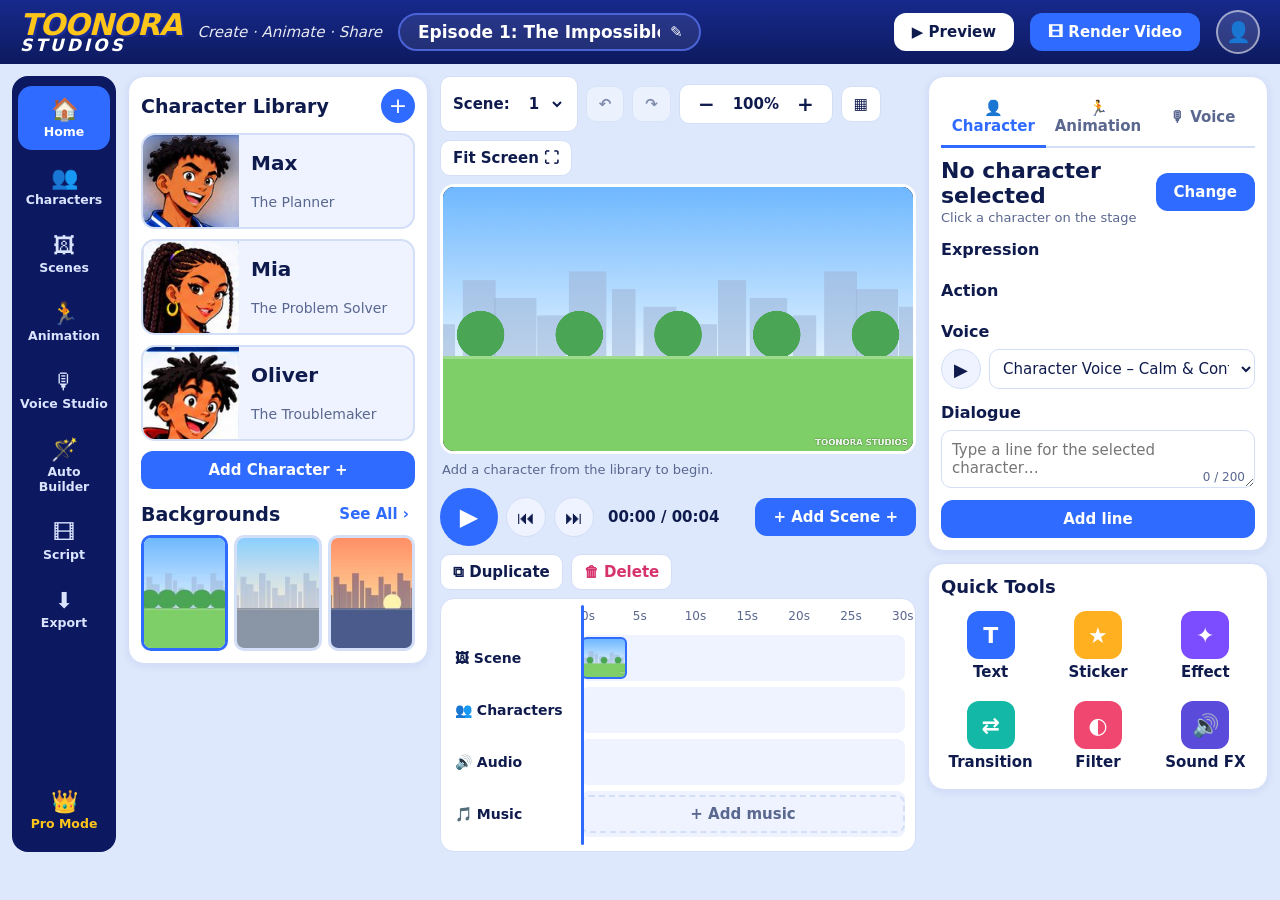
<file: index.html>
<!DOCTYPE html><html lang="en"><head><meta charset="utf-8"><title>Toonora Studios — Animation Studio</title>
<meta name="viewport" content="width=device-width, initial-scale=1, viewport-fit=cover">
<link rel="stylesheet" href="style.css"></head><body>
<div class="app">
<header class="top"><div class="logo">TOONORA<i>STUDIOS</i></div><span class="tag">Create · Animate · Share</span>
<label class="ep"><input id="title" maxlength="80" placeholder="Episode title" aria-label="Episode title"><span>✎</span></label><div class="sp"></div>
<button id="play" class="wb">▶ Preview</button><button id="bexp" class="bb">🎞 Render Video</button><button id="bprof" class="av" aria-label="Project menu">👤</button></header>
<nav class="rail" aria-label="Studio sections">
<button data-nav="home" class="on"><b>🏠</b>Home</button><button data-nav="chars"><b>👥</b>Characters</button><button data-nav="scenes"><b>🖼</b>Scenes</button>
<button data-nav="anim"><b>🏃</b>Animation</button><button data-nav="voice"><b>🎙</b>Voice Studio</button><button id="bauto"><b>🪄</b>Auto Builder</button><button id="bscript"><b>🎞</b>Script</button>
<button data-nav="export"><b>⬇</b>Export</button><button data-nav="pro" class="pro"><b>👑</b>Pro Mode</button></nav>
<aside class="card lib"><div class="hd"><h3>Character Library</h3><button class="pc sm" id="addc2" aria-label="Add character">+</button></div><div id="lib"></div>
<button class="bb wide" id="addc">Add Character +</button>
<div class="hd" style="margin-top:14px"><h3>Backgrounds</h3><button class="lnk" id="seeall">See All ›</button></div><div id="bgs"></div></aside>
<section class="mid">
<div class="tbar"><label class="chip">Scene: <select id="scsel"></select></label><button id="undo" class="chip" aria-label="Undo">↶</button><button id="redo" class="chip" aria-label="Redo">↷</button>
<div class="chip zm"><button id="zout" aria-label="Zoom out">−</button><span id="zv">100%</span><button id="zin" aria-label="Zoom in">+</button></div><button id="grid" class="chip" aria-label="Grid">▦</button><div class="sp"></div><button id="fit" class="chip">Fit Screen ⛶</button></div>
<div class="stagew"><canvas id="cv" width="1280" height="720"></canvas></div>
<span id="st">Add a character from the library to begin.</span>
<div class="trans"><button id="tplay" class="pc big" aria-label="Play">▶</button><button id="tprev" class="pc sm2" aria-label="Previous scene">⏮</button><button id="tnext" class="pc sm2" aria-label="Next scene">⏭</button><span id="tt">00:00 / 00:30</span><div class="sp"></div>
<button id="ns" class="bb">+ Add Scene +</button><button id="dup" class="chip">⧉ Duplicate</button><button id="del" class="chip rd">🗑 Delete</button></div>
<div class="tl" id="tlw"><div class="tlr"><span></span><div class="ruler" id="ruler"></div></div>
<div class="tlr"><span>🖼 Scene</span><div class="trk" id="trkS"></div></div><div class="tlr"><span>👥 Characters</span><div class="trk" id="trkC"></div></div>
<div class="tlr"><span>🔊 Audio</span><div class="trk" id="trkA"><canvas id="wav"></canvas></div></div><div class="tlr"><span>🎵 Music</span><div class="trk" id="trkM"></div></div><div id="head"></div></div>
</section>
<aside class="right"><div class="card pnl"><div class="tabs"><button data-tab="c" class="on">👤 Character</button><button data-tab="a">🏃 Animation</button><button data-tab="v">🎙 Voice</button></div>
<div id="tab-c"><div class="who"><img id="wa" alt=""><div><b id="wn"></b><small id="wr"></small></div><button class="bb" id="wch">Change</button></div>
<h4>Expression</h4><div id="ex" class="exg"></div><h4>Action</h4><div id="po" class="acg"></div>
<h4>Voice</h4><div class="vrow"><button id="vplay" class="pc sm2" aria-label="Play voice sample">▶</button><select id="vsel" aria-label="Voice"></select></div>
<h4>Dialogue</h4><div class="dlg"><textarea id="tx" rows="2" maxlength="200" placeholder="Type a line for the selected character…"></textarea><span id="cnt">0 / 200</span></div>
<button class="bb wide" id="add">Add line</button></div>
<div id="tab-a" hidden><h4>Selected item</h4><div class="row"><button id="flip" class="chip">Flip</button><button id="sm" class="chip">Smaller</button><button id="lg" class="chip">Larger</button></div>
<div class="row" style="margin-top:8px"><button id="brep" class="chip">Replace pose image</button><button id="rm" class="chip rd">Remove</button></div><small class="hint">Drag characters, text and stickers on the stage. Press Delete to remove the selected one.</small></div>
<div id="tab-v" hidden><h4>Lines in this scene</h4><div id="lines"></div><small class="hint">Record with the microphone or upload a voice file for each line. Lines without a voice show as captions in the video.</small></div></div>
<div class="card"><h3>Quick Tools</h3><div class="qg">
<button data-tool="text"><b style="background:#2f6bff">T</b>Text</button><button data-tool="sticker"><b style="background:#ffb020">★</b>Sticker</button><button data-tool="effect"><b style="background:#7c4dff">✦</b>Effect</button>
<button data-tool="transition"><b style="background:#14b8a6">⇄</b>Transition</button><button data-tool="filter"><b style="background:#ef476f">◐</b>Filter</button><button data-tool="sfx"><b style="background:#5b4bdb">🔊</b>Sound FX</button></div></div></aside>
</div>
<input type="file" id="fmus" accept="audio/*" hidden><input type="file" id="fproj" accept=".json,application/json" hidden><input type="file" id="fline" accept="audio/*" hidden><input type="file" id="frep" accept="image/*" hidden><input type="file" id="fbg" accept="image/*" hidden>
<div class="mod" id="sp" hidden><div class="mc"><div class="hd"><h3>Episode Builder — script</h3><button class="chip" data-close>✕</button></div><small>One line per speaker: Name (expression, pose): text. Start a scene with # Scene | Park, Street or Sunset.</small>
<textarea id="stx" rows="10" spellcheck="false"></textarea><div class="row" style="margin-top:8px"><button class="bb" id="sbuild">Build episode from script</button><button class="chip" id="ssample">Insert sample</button></div><small id="serr"></small></div></div>
<div class="mod" id="m-export" hidden><div class="mc"><div class="hd"><h3>Export &amp; project</h3><button class="chip" data-close>✕</button></div>
<h4>Video shape</h4><select id="asp" class="f"><option value="16:9">16:9 landscape (YouTube)</option><option value="9:16">9:16 vertical (TikTok, Reels, Shorts)</option></select>
<div class="row" style="margin-top:12px"><button class="bb" id="bmus">🎵 Music</button><button class="chip" id="bsave">💾 Save project</button><button class="chip" id="bload">📂 Load project</button></div>
<p><button class="bb wide" id="mrender">🎞 Render Video</button></p></div></div>
<div class="mod" id="m-bg" hidden><div class="mc"><div class="hd"><h3>Backgrounds</h3><button class="chip" data-close>✕</button></div><p>Use your own Wonderdale artwork as this scene’s background.</p>
<div class="row"><button class="bb" id="bbgu">Upload image</button><button class="chip" id="bgclr">Remove uploaded image</button></div></div></div>
<div class="mod" id="m-tool" hidden><div class="mc"><div class="hd"><h3 id="mtt"></h3><button class="chip" data-close>✕</button></div><div id="mtb" class="row"></div></div></div>
<div class="mod" id="m-auto" hidden><div class="mc big"><div class="hd"><h3>AUTONOMOUS EPISODE BUILDER</h3><button class="chip" data-close>✕</button></div>
<div class="tabs" id="atabs"><button data-at="idea" class="on">Idea</button><button data-at="ep">Episode</button><button data-at="plan">Plan</button><button data-at="chars">Characters</button><button data-at="saved">Saved</button></div><div id="abody"></div></div></div>
<input type="file" id="fepi" accept=".json,application/json" hidden>
<div class="mod" id="m-pro" hidden><div class="mc"><div class="hd"><h3>👑 Pro Mode</h3><button class="chip" data-close>✕</button></div><p>Pro Mode is not built yet. It’s reserved for things like walk cycles, lip-sync and automatic AI voices.</p></div></div>
<div class="mod" id="res" hidden><div class="mc"><div class="hd"><h3>Rendered episode</h3><button class="chip" data-close>✕</button></div><video id="rv" controls playsinline></video>
<div class="row" style="margin-top:8px"><button class="bb" id="rsave">💾 Save video</button><small id="rs"></small></div></div></div>
<script src="character-max.js"></script>
<script src="character-mia.js"></script>
<script src="character-oliver.js"></script>
<script src="builder.js"></script>
<script src="app.js"></script>
</body></html>
</file>
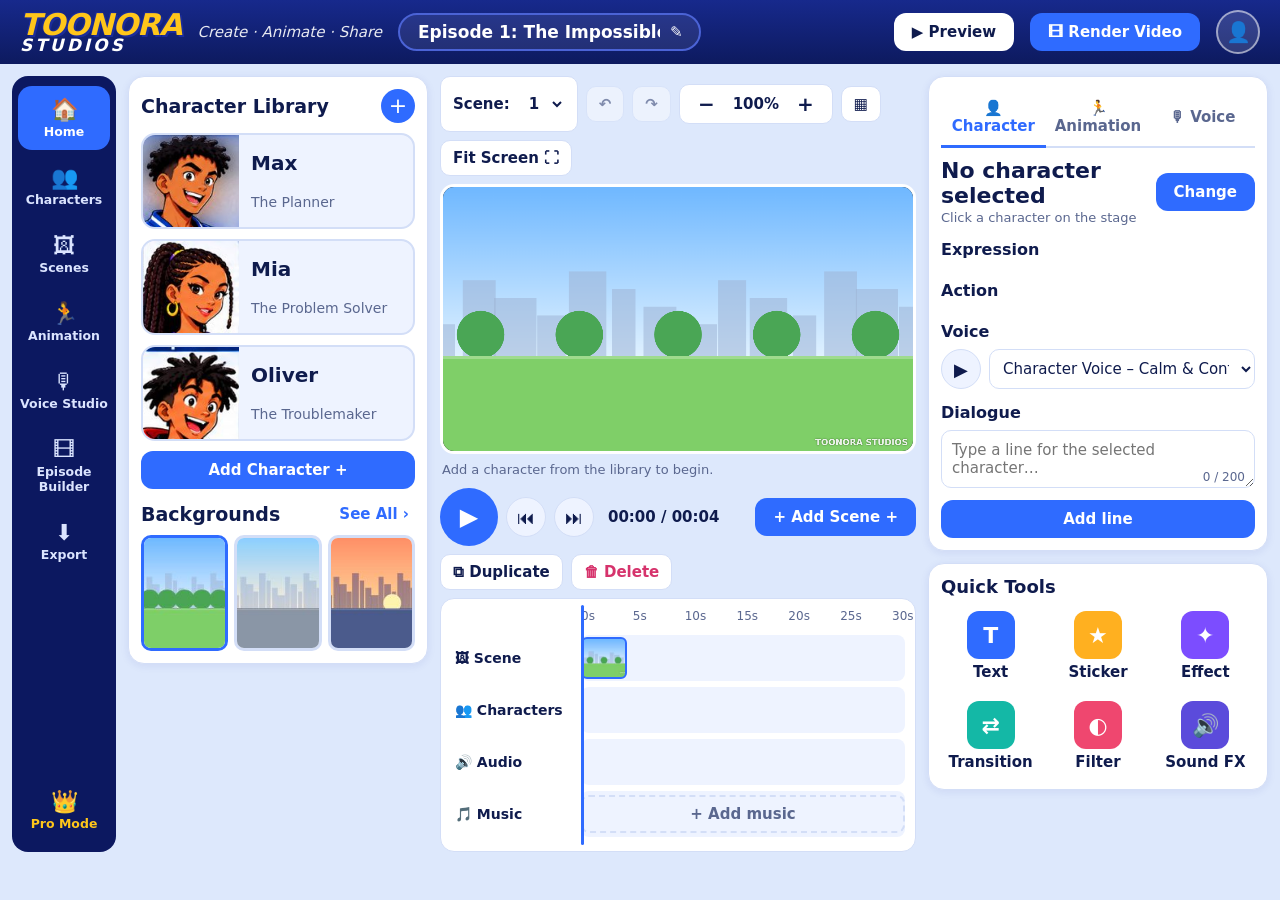
<file: index-27.html>
<!DOCTYPE html><html lang="en"><head><meta charset="utf-8"><title>Toonora Studios — Animation Studio</title>
<meta name="viewport" content="width=device-width, initial-scale=1, viewport-fit=cover">
<link rel="stylesheet" href="style.css"></head><body>
<div class="app">
<header class="top"><div class="logo">TOONORA<i>STUDIOS</i></div><span class="tag">Create · Animate · Share</span>
<label class="ep"><input id="title" maxlength="80" placeholder="Episode title" aria-label="Episode title"><span>✎</span></label><div class="sp"></div>
<button id="play" class="wb">▶ Preview</button><button id="bexp" class="bb">🎞 Render Video</button><button id="bprof" class="av" aria-label="Project menu">👤</button></header>
<nav class="rail" aria-label="Studio sections">
<button data-nav="home" class="on"><b>🏠</b>Home</button><button data-nav="chars"><b>👥</b>Characters</button><button data-nav="scenes"><b>🖼</b>Scenes</button>
<button data-nav="anim"><b>🏃</b>Animation</button><button data-nav="voice"><b>🎙</b>Voice Studio</button><button id="bscript"><b>🎞</b>Episode Builder</button>
<button data-nav="export"><b>⬇</b>Export</button><button data-nav="pro" class="pro"><b>👑</b>Pro Mode</button></nav>
<aside class="card lib"><div class="hd"><h3>Character Library</h3><button class="pc sm" id="addc2" aria-label="Add character">+</button></div><div id="lib"></div>
<button class="bb wide" id="addc">Add Character +</button>
<div class="hd" style="margin-top:14px"><h3>Backgrounds</h3><button class="lnk" id="seeall">See All ›</button></div><div id="bgs"></div></aside>
<section class="mid">
<div class="tbar"><label class="chip">Scene: <select id="scsel"></select></label><button id="undo" class="chip" aria-label="Undo">↶</button><button id="redo" class="chip" aria-label="Redo">↷</button>
<div class="chip zm"><button id="zout" aria-label="Zoom out">−</button><span id="zv">100%</span><button id="zin" aria-label="Zoom in">+</button></div><button id="grid" class="chip" aria-label="Grid">▦</button><div class="sp"></div><button id="fit" class="chip">Fit Screen ⛶</button></div>
<div class="stagew"><canvas id="cv" width="1280" height="720"></canvas></div>
<span id="st">Add a character from the library to begin.</span>
<div class="trans"><button id="tplay" class="pc big" aria-label="Play">▶</button><button id="tprev" class="pc sm2" aria-label="Previous scene">⏮</button><button id="tnext" class="pc sm2" aria-label="Next scene">⏭</button><span id="tt">00:00 / 00:30</span><div class="sp"></div>
<button id="ns" class="bb">+ Add Scene +</button><button id="dup" class="chip">⧉ Duplicate</button><button id="del" class="chip rd">🗑 Delete</button></div>
<div class="tl" id="tlw"><div class="tlr"><span></span><div class="ruler" id="ruler"></div></div>
<div class="tlr"><span>🖼 Scene</span><div class="trk" id="trkS"></div></div><div class="tlr"><span>👥 Characters</span><div class="trk" id="trkC"></div></div>
<div class="tlr"><span>🔊 Audio</span><div class="trk" id="trkA"><canvas id="wav"></canvas></div></div><div class="tlr"><span>🎵 Music</span><div class="trk" id="trkM"></div></div><div id="head"></div></div>
</section>
<aside class="right"><div class="card pnl"><div class="tabs"><button data-tab="c" class="on">👤 Character</button><button data-tab="a">🏃 Animation</button><button data-tab="v">🎙 Voice</button></div>
<div id="tab-c"><div class="who"><img id="wa" alt=""><div><b id="wn"></b><small id="wr"></small></div><button class="bb" id="wch">Change</button></div>
<h4>Expression</h4><div id="ex" class="exg"></div><h4>Action</h4><div id="po" class="acg"></div>
<h4>Voice</h4><div class="vrow"><button id="vplay" class="pc sm2" aria-label="Play voice sample">▶</button><select id="vsel" aria-label="Voice"></select></div>
<h4>Dialogue</h4><div class="dlg"><textarea id="tx" rows="2" maxlength="200" placeholder="Type a line for the selected character…"></textarea><span id="cnt">0 / 200</span></div>
<button class="bb wide" id="add">Add line</button></div>
<div id="tab-a" hidden><h4>Selected item</h4><div class="row"><button id="flip" class="chip">Flip</button><button id="sm" class="chip">Smaller</button><button id="lg" class="chip">Larger</button></div>
<div class="row" style="margin-top:8px"><button id="brep" class="chip">Replace pose image</button><button id="rm" class="chip rd">Remove</button></div><small class="hint">Drag characters, text and stickers on the stage. Press Delete to remove the selected one.</small></div>
<div id="tab-v" hidden><h4>Lines in this scene</h4><div id="lines"></div><small class="hint">Record with the microphone or upload a voice file for each line. Lines without a voice show as captions in the video.</small></div></div>
<div class="card"><h3>Quick Tools</h3><div class="qg">
<button data-tool="text"><b style="background:#2f6bff">T</b>Text</button><button data-tool="sticker"><b style="background:#ffb020">★</b>Sticker</button><button data-tool="effect"><b style="background:#7c4dff">✦</b>Effect</button>
<button data-tool="transition"><b style="background:#14b8a6">⇄</b>Transition</button><button data-tool="filter"><b style="background:#ef476f">◐</b>Filter</button><button data-tool="sfx"><b style="background:#5b4bdb">🔊</b>Sound FX</button></div></div></aside>
</div>
<input type="file" id="fmus" accept="audio/*" hidden><input type="file" id="fproj" accept=".json,application/json" hidden><input type="file" id="fline" accept="audio/*" hidden><input type="file" id="frep" accept="image/*" hidden><input type="file" id="fbg" accept="image/*" hidden>
<div class="mod" id="sp" hidden><div class="mc"><div class="hd"><h3>Episode Builder — script</h3><button class="chip" data-close>✕</button></div><small>One line per speaker: Name (expression, pose): text. Start a scene with # Scene | Park, Street or Sunset.</small>
<textarea id="stx" rows="10" spellcheck="false"></textarea><div class="row" style="margin-top:8px"><button class="bb" id="sbuild">Build episode from script</button><button class="chip" id="ssample">Insert sample</button></div><small id="serr"></small></div></div>
<div class="mod" id="m-export" hidden><div class="mc"><div class="hd"><h3>Export &amp; project</h3><button class="chip" data-close>✕</button></div>
<h4>Video shape</h4><select id="asp" class="f"><option value="16:9">16:9 landscape (YouTube)</option><option value="9:16">9:16 vertical (TikTok, Reels, Shorts)</option></select>
<div class="row" style="margin-top:12px"><button class="bb" id="bmus">🎵 Music</button><button class="chip" id="bsave">💾 Save project</button><button class="chip" id="bload">📂 Load project</button></div>
<p><button class="bb wide" id="mrender">🎞 Render Video</button></p></div></div>
<div class="mod" id="m-bg" hidden><div class="mc"><div class="hd"><h3>Backgrounds</h3><button class="chip" data-close>✕</button></div><p>Use your own Wonderdale artwork as this scene’s background.</p>
<div class="row"><button class="bb" id="bbgu">Upload image</button><button class="chip" id="bgclr">Remove uploaded image</button></div></div></div>
<div class="mod" id="m-tool" hidden><div class="mc"><div class="hd"><h3 id="mtt"></h3><button class="chip" data-close>✕</button></div><div id="mtb" class="row"></div></div></div>
<div class="mod" id="m-pro" hidden><div class="mc"><div class="hd"><h3>👑 Pro Mode</h3><button class="chip" data-close>✕</button></div><p>Pro Mode is not built yet. It’s reserved for things like walk cycles, lip-sync and automatic AI voices.</p></div></div>
<div class="mod" id="res" hidden><div class="mc"><div class="hd"><h3>Rendered episode</h3><button class="chip" data-close>✕</button></div><video id="rv" controls playsinline></video>
<div class="row" style="margin-top:8px"><button class="bb" id="rsave">💾 Save video</button><small id="rs"></small></div></div></div>
<script src="character-max.js"></script>
<script src="character-mia.js"></script>
<script src="character-oliver.js"></script>
<script src="app.js"></script>
</body></html>
</file>
<file: style.css>
:root{box-sizing:border-box;padding-top:env(safe-area-inset-top,0px);padding-bottom:env(safe-area-inset-bottom,0px);--bg:#dde8fc;--card:#fff;--tx:#0f1b4d;--mut:#5a678f;--ac:#2f6bff;--bd:#d3def7;--soft:#eef3ff}
@media(prefers-color-scheme:dark){:root:not([data-theme=light]){--bg:#0a1130;--card:#131c47;--tx:#eef1ff;--mut:#9aa8d8;--bd:#27346a;--soft:#1b2656}}
:root[data-theme=dark]{--bg:#0a1130;--card:#131c47;--tx:#eef1ff;--mut:#9aa8d8;--bd:#27346a;--soft:#1b2656}
html{scroll-padding-top:env(safe-area-inset-top,0px)}*{box-sizing:border-box}[hidden]{display:none!important}
body{margin:0;background:var(--bg);color:var(--tx);font:15px system-ui,-apple-system,sans-serif}
button,select,input,textarea{font:inherit;color:inherit}button{cursor:pointer}button:disabled{opacity:.45;cursor:default}
.sp{flex:1}.app{display:grid;grid-template-columns:104px 300px minmax(0,1fr) 340px;grid-template-areas:"top top top top" "rail lib mid right";grid-template-rows:auto 1fr;gap:12px;padding:0 12px 12px;max-width:1700px;margin:auto}
.top{grid-area:top;margin:0 -12px;display:flex;align-items:center;gap:16px;padding:10px 20px;background:linear-gradient(#17298c,#0d1a5f);color:#fff;flex-wrap:wrap}
.logo{font:900 30px/.9 system-ui;font-style:italic;color:#ffc61a;letter-spacing:-1px;text-shadow:2px 2px 0 #1b2c9a,-1px -1px 0 #1b2c9a}.logo i{display:block;color:#fff;font-size:17px;letter-spacing:3px;text-shadow:none}
.tag{font-style:italic;opacity:.9}.ep{display:flex;align-items:center;gap:8px;border:2px solid #4b63d6;border-radius:30px;padding:6px 16px;background:#ffffff14;min-width:260px}.ep input{background:none;border:0;outline:0;color:#fff;font-weight:700;font-size:17px;width:100%;text-align:center}
.wb,.bb{border-radius:12px;padding:10px 18px;font-weight:700;border:0}.wb{background:#fff;color:#0f1b4d}.bb{background:var(--ac);color:#fff}.bb.wide{width:100%}
.av{width:44px;height:44px;border-radius:50%;border:2px solid #fff8;background:#ffffff22;font-size:20px}
.rail{grid-area:rail;background:#0c1860;border-radius:16px;padding:10px 6px;display:flex;flex-direction:column;gap:4px}
.rail button{background:none;border:0;color:#dbe4ff;display:flex;flex-direction:column;align-items:center;gap:2px;padding:11px 2px;border-radius:14px;font-size:12.5px;font-weight:600;text-align:center}.rail b{font-size:22px;font-weight:400}.rail button.on{background:var(--ac);color:#fff}.rail .pro{margin-top:auto;color:#ffc61a}
.card{background:var(--card);border:1px solid var(--bd);border-radius:16px;padding:12px;box-shadow:0 2px 8px #1b2c9a14}.lib{grid-area:lib;align-self:start}.mid{grid-area:mid;min-width:0}.right{grid-area:right;display:flex;flex-direction:column;gap:12px;align-self:start}
h3{margin:0;font-size:19px}.right h3{font-size:18px;margin-bottom:8px}h4{margin:14px 0 8px;font-size:16px}.hd{display:flex;align-items:center;justify-content:space-between;margin-bottom:10px}
.lnk{background:none;border:0;color:var(--ac);font-weight:700}.pc{width:44px;height:44px;border-radius:50%;background:var(--ac);color:#fff;border:0;font-size:18px}.pc.sm{width:34px;height:34px;font-size:22px;line-height:1}.pc.sm2{width:40px;height:40px;background:var(--soft);color:var(--tx);border:1px solid var(--bd)}.pc.big{width:58px;height:58px;font-size:24px}
#lib{display:flex;flex-direction:column;gap:10px;margin-bottom:10px}#lib button{display:flex;align-items:center;gap:12px;text-align:left;padding:0 10px 0 0;height:96px;border-radius:14px;overflow:hidden;position:relative;background:var(--soft);border:2px solid var(--bd)}
#lib img{width:96px;height:100%;object-fit:cover;object-position:top}#lib b{font-size:20px;display:block}#lib small{font-size:14px;color:var(--mut)}#lib button.on{border-color:var(--ac);background:#e3ecff;color:#0f1b4d}
#lib button.on::after{content:'✓';position:absolute;top:8px;right:8px;width:26px;height:26px;border-radius:50%;background:var(--ac);color:#fff;display:flex;align-items:center;justify-content:center;font-size:15px}
#bgs{display:grid;grid-template-columns:repeat(3,1fr);gap:6px}#bgs button{padding:0;border:3px solid var(--bd);border-radius:10px;overflow:hidden;aspect-ratio:3/4;background:none}#bgs img{width:100%;height:100%;object-fit:cover;display:block}#bgs button.on{border-color:var(--ac)}
.tbar,.trans,.row{display:flex;gap:8px;align-items:center;flex-wrap:wrap}.tbar{margin-bottom:8px}.trans{margin:8px 0}
.chip{background:var(--card);border:1px solid var(--bd);border-radius:10px;padding:8px 12px;font-weight:600;display:inline-flex;align-items:center;gap:6px}.chip select{border:0;background:none;font-weight:700}.chip.rd,button.rd{color:#d6336c}.zm{gap:12px}.zm button{background:none;border:0;font-size:20px;line-height:1}
.stagew{overflow:auto;border-radius:14px;border:3px solid var(--card);background:#000;max-height:64vh}#cv{display:block;margin:auto;max-width:none;touch-action:none}
#st{display:block;margin:8px 2px;color:var(--mut);font-size:13px;min-height:18px}#tt{font-weight:700;font-variant-numeric:tabular-nums;margin-left:6px}
.tl{position:relative;--lw:140px;background:var(--card);border:1px solid var(--bd);border-radius:14px;padding:8px 10px 8px 0;overflow:hidden}.tlr{display:grid;grid-template-columns:var(--lw) 1fr;align-items:center;gap:0;margin-bottom:6px}.tlr>span{padding-left:14px;font-weight:700;font-size:14px}
.ruler{position:relative;height:22px;font-size:12px;color:var(--mut)}.ruler i{position:absolute;font-style:normal;top:2px}.trk{position:relative;height:46px;background:var(--soft);border-radius:8px;overflow:hidden}
.sg{position:absolute;top:2px;bottom:2px;background-size:cover;background-position:center;border-radius:6px;border:2px solid transparent;cursor:pointer}.sg.on{border-color:var(--ac)}
.cb{position:absolute;top:4px;bottom:4px;border-radius:8px;display:flex;align-items:center;gap:6px;padding:0 6px;color:#fff;font-weight:700;font-size:13px;overflow:hidden;cursor:pointer}.cb img{width:28px;height:28px;border-radius:50%;object-fit:cover;object-position:top}
#wav{position:absolute;inset:0;width:100%;height:100%}.mb{position:absolute;inset:4px 0;border-radius:8px;background:#a78bfa;color:#fff;font-weight:700;display:flex;align-items:center;padding:0 12px;border:0}.mb.add{background:none;border:2px dashed var(--bd);color:var(--mut);justify-content:center}
#head{position:absolute;top:6px;bottom:6px;width:3px;background:var(--ac);border-radius:2px;pointer-events:none;z-index:3}
.tabs{display:flex;border-bottom:2px solid var(--bd);margin-bottom:10px}.tabs button{flex:1;background:none;border:0;border-bottom:3px solid transparent;padding:10px 2px;font-weight:700;color:var(--mut);margin-bottom:-2px}.tabs .on{color:var(--ac);border-color:var(--ac)}
.who{display:flex;align-items:center;gap:12px}.who>div{flex:1;min-width:0}.who b{font-size:22px;display:block}#wa{width:68px;height:68px;border-radius:50%;object-fit:cover;object-position:top;border:3px solid var(--bd)}small,.hint{color:var(--mut);font-size:13px}.hint{display:block;margin-top:10px}
.exg{display:grid;grid-template-columns:repeat(3,1fr);gap:8px}.acg{display:grid;grid-template-columns:repeat(4,1fr);gap:8px}
.exg button,.acg button{background:var(--card);border:2px solid var(--bd);border-radius:12px;padding:4px;display:flex;flex-direction:column;align-items:center;gap:2px;font-size:12px;font-weight:600}.exg img{width:100%;aspect-ratio:1;object-fit:cover;object-position:top;border-radius:8px}.acg b{font-size:22px;font-weight:400;padding:6px 0}.exg .on,.acg .on{border-color:var(--ac);background:#e3ecff;color:#0f1b4d}
.vrow{display:flex;gap:8px;align-items:center}select{padding:9px;border-radius:10px;border:1px solid var(--bd);background:var(--card);flex:1;min-width:0}select.f{width:100%}
.dlg{position:relative}.dlg textarea,#stx{width:100%;padding:10px;border-radius:10px;border:1px solid var(--bd);background:var(--card);resize:vertical}#cnt{position:absolute;right:10px;bottom:8px;font-size:12px;color:var(--mut)}.dlg+button{margin-top:8px}
.qg{display:grid;grid-template-columns:repeat(3,1fr);gap:8px}.qg button{background:none;border:0;display:flex;flex-direction:column;align-items:center;gap:4px;padding:6px 2px;font-weight:600}.qg b{width:48px;height:48px;border-radius:12px;display:flex;align-items:center;justify-content:center;font-size:22px;color:#fff}
.lr{border-top:1px solid var(--bd);padding:8px 0}.ln{display:flex;gap:6px;margin-bottom:6px;font-size:14px}.ln i{flex:1;font-style:normal}.lr .row button{background:var(--card);border:1px solid var(--bd);border-radius:8px;padding:5px 9px}.lr .row .p{background:var(--ac);color:#fff}
.mod{position:fixed;inset:0;background:rgba(5,10,40,.6);display:flex;align-items:center;justify-content:center;z-index:50;padding:16px}.mc{background:var(--card);border-radius:16px;padding:16px;max-width:580px;width:100%;max-height:90vh;overflow:auto}.mc video{width:100%;max-height:60vh;border-radius:10px;background:#000}.mc .row button.on{outline:2px solid var(--ac)}
@media(max-width:1100px){.app{grid-template-columns:minmax(0,1fr);grid-template-areas:"top" "rail" "mid" "lib" "right"}.rail{flex-direction:row;overflow-x:auto}.rail button{min-width:84px}.rail .pro{margin-top:0}#lib{flex-direction:row;overflow-x:auto}#lib button{min-width:230px}.ep{min-width:0;flex:1 1 100%;order:5}.ep input{min-width:0}.tag{display:none}}
</file>
